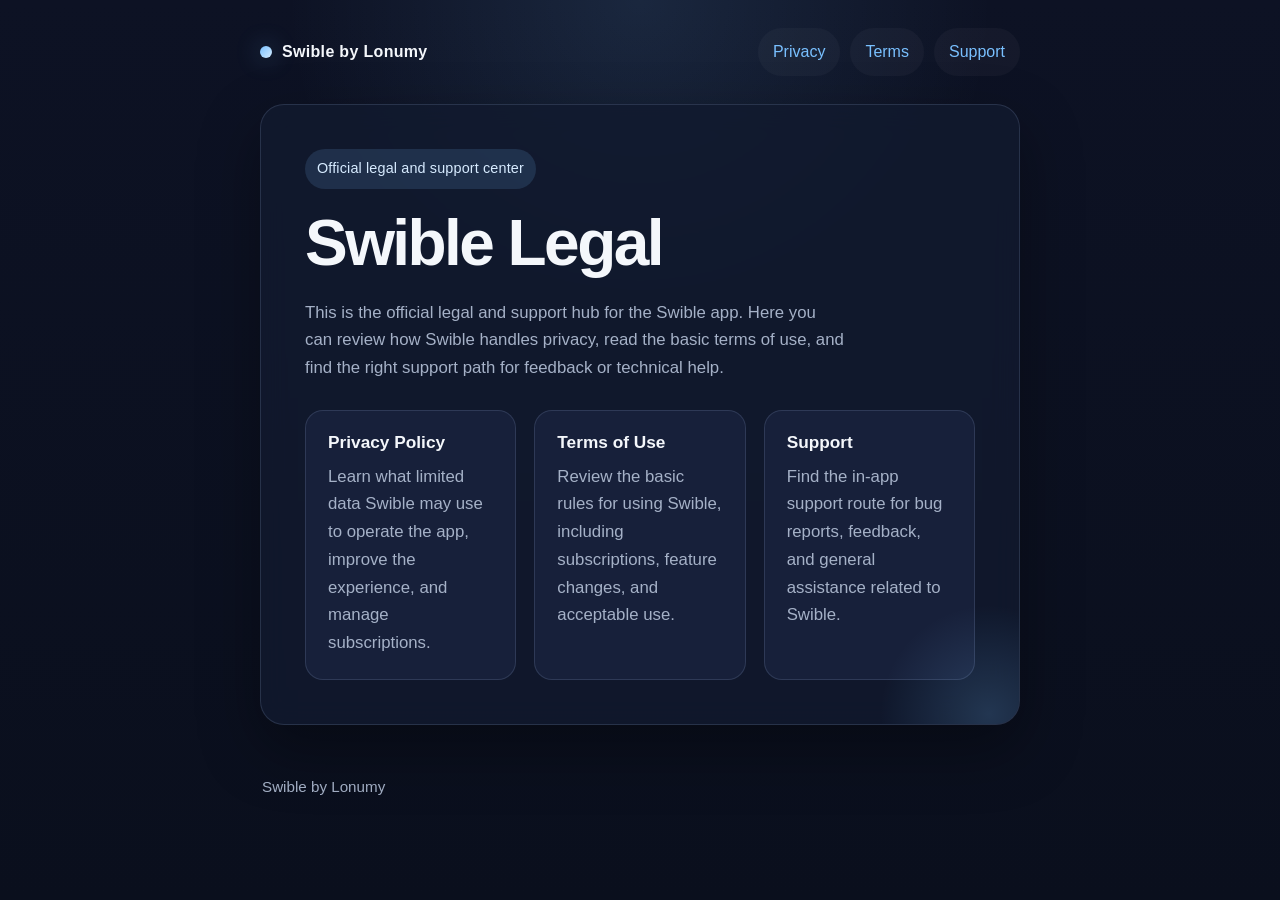
<file: index.html>
<!DOCTYPE html>
<html lang="en">
  <head>
    <meta charset="UTF-8" />
    <meta name="viewport" content="width=device-width, initial-scale=1.0" />
    <title>Swible Legal</title>
    <meta
      name="description"
      content="Swible Legal is the official legal and support hub for the Swible app by Lonumy."
    />
    <link rel="stylesheet" href="style.css" />
  </head>
  <body>
    <main class="page">
      <header class="site-header">
        <a class="brand" href="index.html" aria-label="Swible Legal home">
          <span class="brand-mark" aria-hidden="true"></span>
          <span>Swible by Lonumy</span>
        </a>
        <nav class="nav" aria-label="Primary">
          <a href="privacy.html">Privacy</a>
          <a href="terms.html">Terms</a>
          <a href="support.html">Support</a>
        </nav>
      </header>

      <section class="hero">
        <div class="eyebrow">Official legal and support center</div>
        <h1>Swible Legal</h1>
        <p>
          This is the official legal and support hub for the Swible app. Here
          you can review how Swible handles privacy, read the basic terms of
          use, and find the right support path for feedback or technical help.
        </p>

        <div class="card-grid" aria-label="Legal pages">
          <a class="card" href="privacy.html">
            <h2>Privacy Policy</h2>
            <p>
              Learn what limited data Swible may use to operate the app,
              improve the experience, and manage subscriptions.
            </p>
          </a>

          <a class="card" href="terms.html">
            <h2>Terms of Use</h2>
            <p>
              Review the basic rules for using Swible, including subscriptions,
              feature changes, and acceptable use.
            </p>
          </a>

          <a class="card" href="support.html">
            <h2>Support</h2>
            <p>
              Find the in-app support route for bug reports, feedback, and
              general assistance related to Swible.
            </p>
          </a>
        </div>
      </section>

      <footer class="site-footer">
        <p>Swible by Lonumy</p>
      </footer>
    </main>
  </body>
</html>
</file>
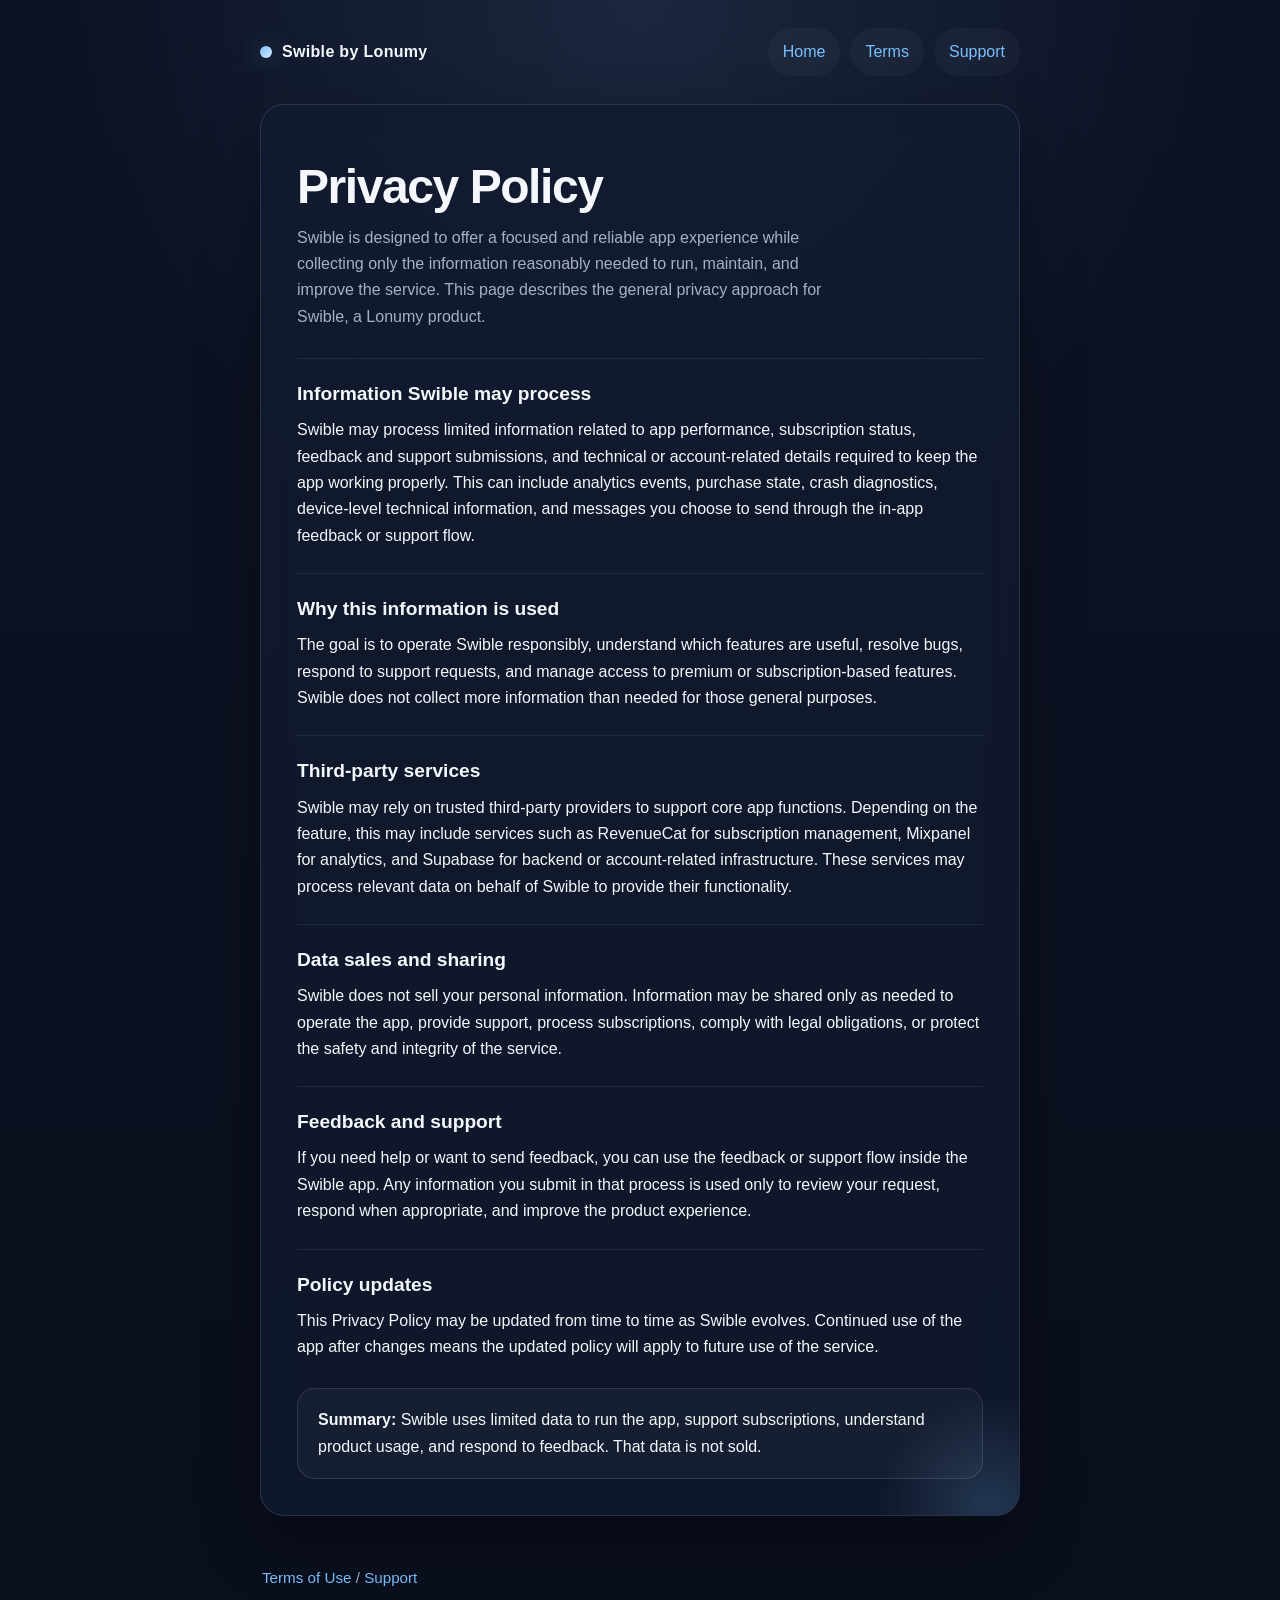
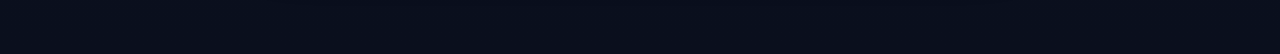
<file: privacy.html>
<!DOCTYPE html>
<html lang="en">
  <head>
    <meta charset="UTF-8" />
    <meta name="viewport" content="width=device-width, initial-scale=1.0" />
    <title>Privacy Policy | Swible Legal</title>
    <meta
      name="description"
      content="Read the Swible Privacy Policy and learn how limited data may be used by the app."
    />
    <link rel="stylesheet" href="style.css" />
  </head>
  <body>
    <main class="page">
      <header class="site-header">
        <a class="brand" href="index.html" aria-label="Swible Legal home">
          <span class="brand-mark" aria-hidden="true"></span>
          <span>Swible by Lonumy</span>
        </a>
        <nav class="nav" aria-label="Primary">
          <a href="index.html">Home</a>
          <a href="terms.html">Terms</a>
          <a href="support.html">Support</a>
        </nav>
      </header>

      <article class="content-shell">
        <h1 class="page-title">Privacy Policy</h1>
        <p class="lede">
          Swible is designed to offer a focused and reliable app experience
          while collecting only the information reasonably needed to run,
          maintain, and improve the service. This page describes the general
          privacy approach for Swible, a Lonumy product.
        </p>

        <section class="section">
          <h2>Information Swible may process</h2>
          <p>
            Swible may process limited information related to app performance,
            subscription status, feedback and support submissions, and
            technical or account-related details required to keep the app
            working properly. This can include analytics events, purchase state,
            crash diagnostics, device-level technical information, and messages
            you choose to send through the in-app feedback or support flow.
          </p>
        </section>

        <section class="section">
          <h2>Why this information is used</h2>
          <p>
            The goal is to operate Swible responsibly, understand which
            features are useful, resolve bugs, respond to support requests, and
            manage access to premium or subscription-based features. Swible does
            not collect more information than needed for those general purposes.
          </p>
        </section>

        <section class="section">
          <h2>Third-party services</h2>
          <p>
            Swible may rely on trusted third-party providers to support core app
            functions. Depending on the feature, this may include services such
            as RevenueCat for subscription management, Mixpanel for analytics,
            and Supabase for backend or account-related infrastructure. These
            services may process relevant data on behalf of Swible to provide
            their functionality.
          </p>
        </section>

        <section class="section">
          <h2>Data sales and sharing</h2>
          <p>
            Swible does not sell your personal information. Information may be
            shared only as needed to operate the app, provide support, process
            subscriptions, comply with legal obligations, or protect the safety
            and integrity of the service.
          </p>
        </section>

        <section class="section">
          <h2>Feedback and support</h2>
          <p>
            If you need help or want to send feedback, you can use the feedback
            or support flow inside the Swible app. Any information you submit in
            that process is used only to review your request, respond when
            appropriate, and improve the product experience.
          </p>
        </section>

        <section class="section">
          <h2>Policy updates</h2>
          <p>
            This Privacy Policy may be updated from time to time as Swible
            evolves. Continued use of the app after changes means the updated
            policy will apply to future use of the service.
          </p>
        </section>

        <div class="callout">
          <strong>Summary:</strong> Swible uses limited data to run the app,
          support subscriptions, understand product usage, and respond to
          feedback. That data is not sold.
        </div>
      </article>

      <footer class="site-footer">
        <p>
          <a class="inline-link" href="terms.html">Terms of Use</a>
          /
          <a class="inline-link" href="support.html">Support</a>
        </p>
      </footer>
    </main>
  </body>
</html>
</file>
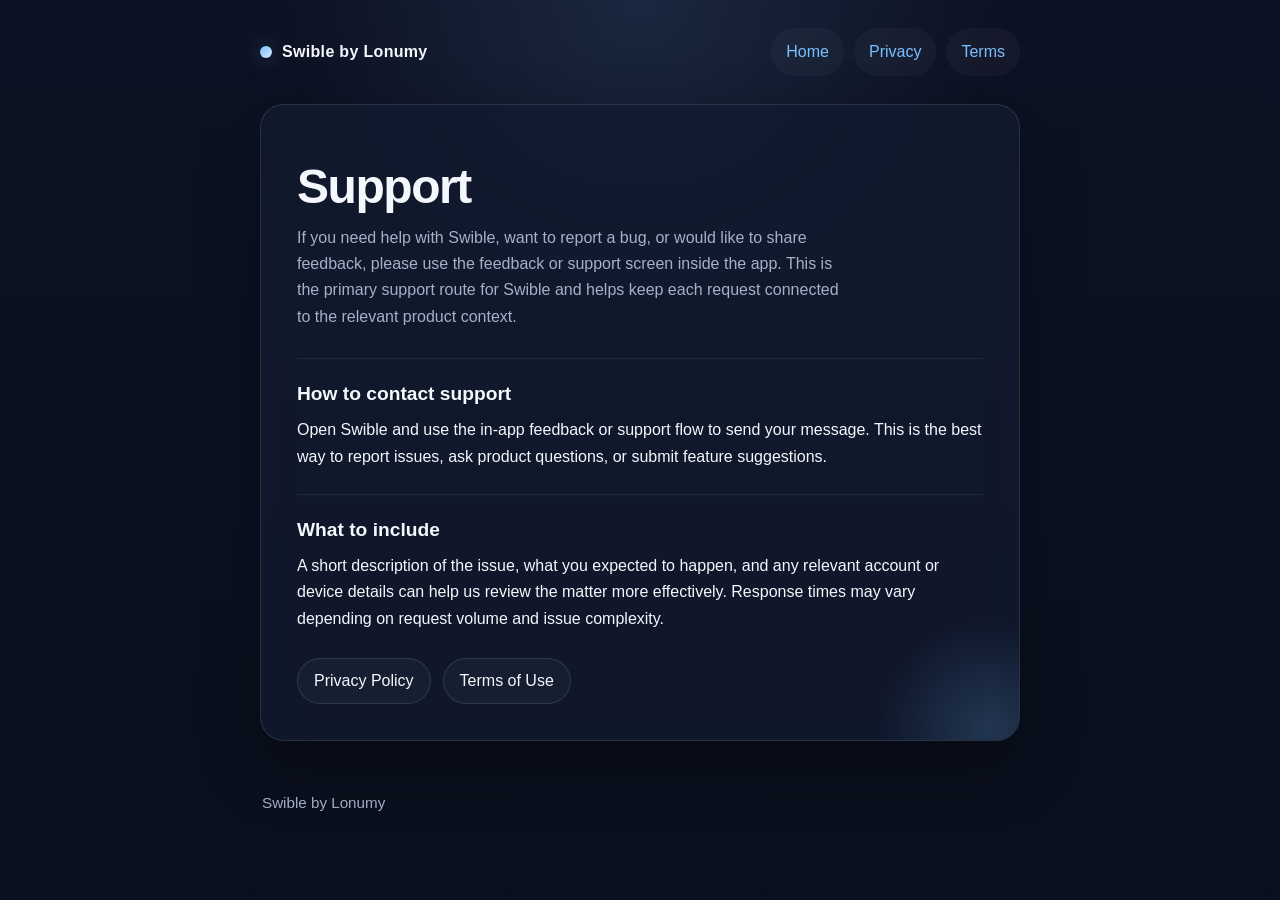
<file: support.html>
<!DOCTYPE html>
<html lang="en">
  <head>
    <meta charset="UTF-8" />
    <meta name="viewport" content="width=device-width, initial-scale=1.0" />
    <title>Support | Swible Legal</title>
    <meta
      name="description"
      content="Support page for the Swible app with guidance for bug reports, help, and feedback."
    />
    <link rel="stylesheet" href="style.css" />
  </head>
  <body>
    <main class="page">
      <header class="site-header">
        <a class="brand" href="index.html" aria-label="Swible Legal home">
          <span class="brand-mark" aria-hidden="true"></span>
          <span>Swible by Lonumy</span>
        </a>
        <nav class="nav" aria-label="Primary">
          <a href="index.html">Home</a>
          <a href="privacy.html">Privacy</a>
          <a href="terms.html">Terms</a>
        </nav>
      </header>

      <article class="content-shell">
        <h1 class="page-title">Support</h1>
        <p class="lede">
          If you need help with Swible, want to report a bug, or would like to
          share feedback, please use the feedback or support screen inside the
          app. This is the primary support route for Swible and helps keep each
          request connected to the relevant product context.
        </p>

        <section class="section">
          <h2>How to contact support</h2>
          <p>
            Open Swible and use the in-app feedback or support flow to send your
            message. This is the best way to report issues, ask product
            questions, or submit feature suggestions.
          </p>
        </section>

        <section class="section">
          <h2>What to include</h2>
          <p>
            A short description of the issue, what you expected to happen, and
            any relevant account or device details can help us review the matter
            more effectively. Response times may vary depending on request
            volume and issue complexity.
          </p>
        </section>

        <div class="button-row">
          <a class="button-link" href="privacy.html">Privacy Policy</a>
          <a class="button-link" href="terms.html">Terms of Use</a>
        </div>
      </article>

      <footer class="site-footer">
        <p>Swible by Lonumy</p>
      </footer>
    </main>
  </body>
</html>
</file>
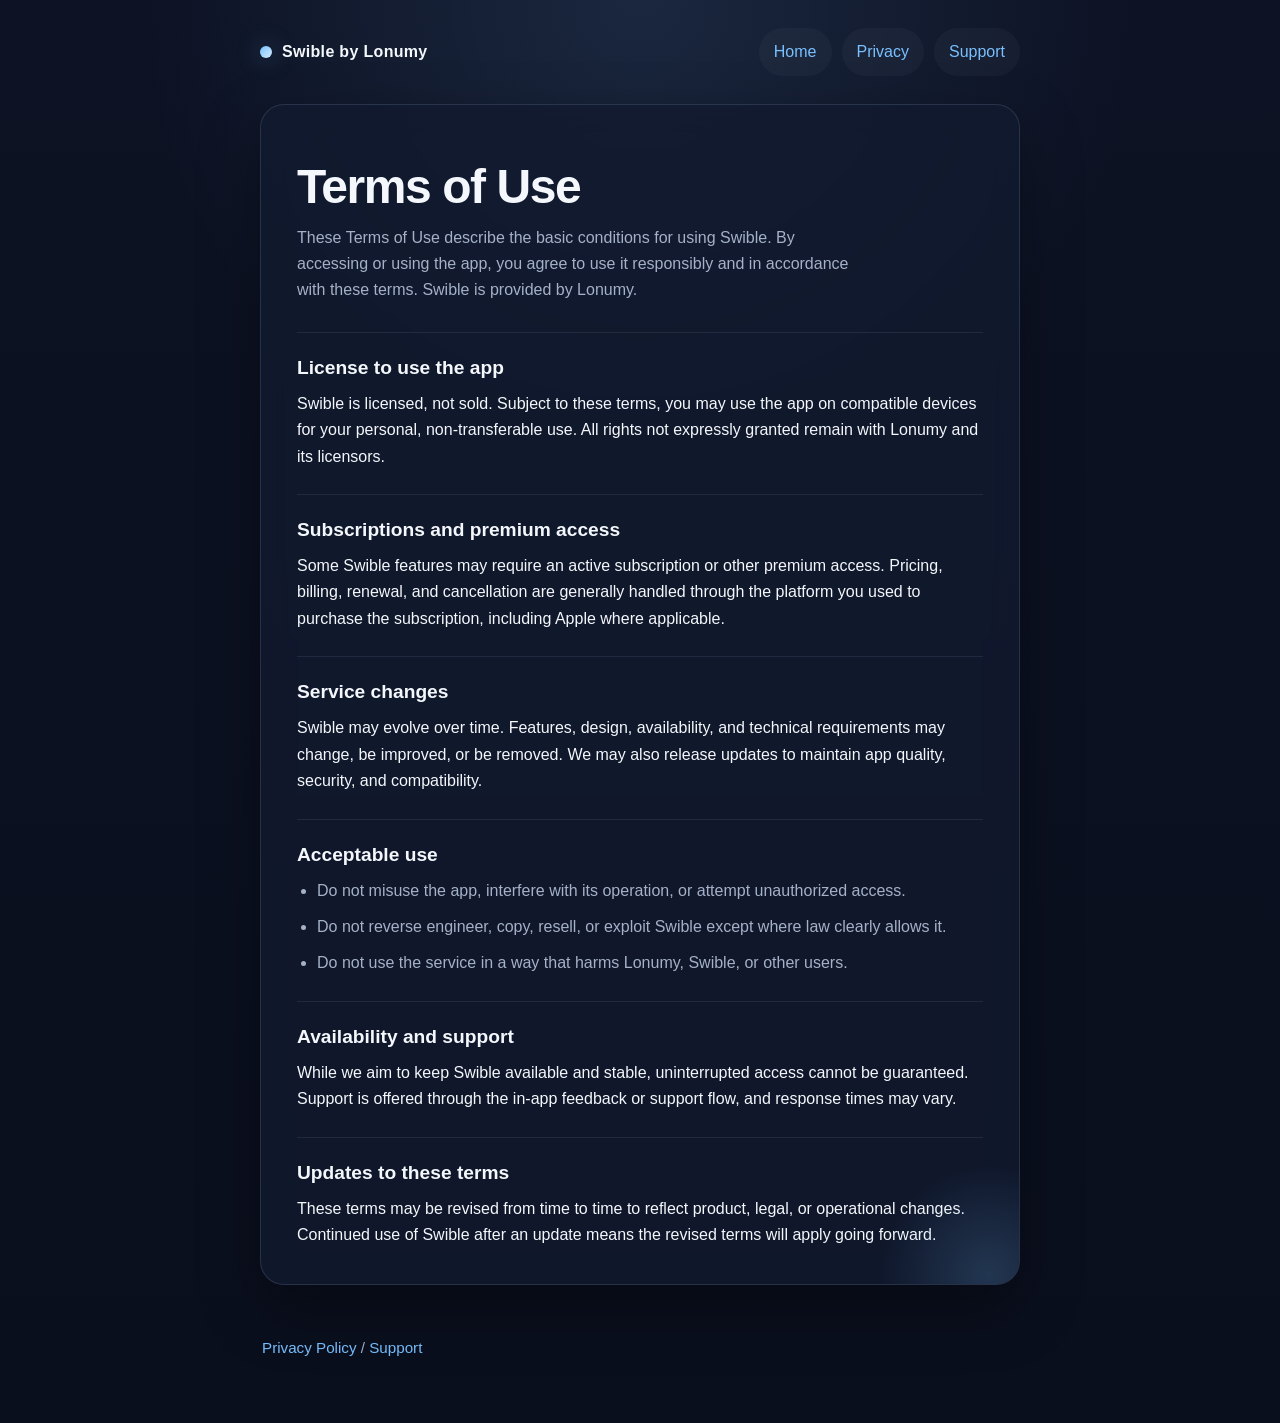
<file: terms.html>
<!DOCTYPE html>
<html lang="en">
  <head>
    <meta charset="UTF-8" />
    <meta name="viewport" content="width=device-width, initial-scale=1.0" />
    <title>Terms of Use | Swible Legal</title>
    <meta
      name="description"
      content="Read the basic Terms of Use for the Swible app by Lonumy."
    />
    <link rel="stylesheet" href="style.css" />
  </head>
  <body>
    <main class="page">
      <header class="site-header">
        <a class="brand" href="index.html" aria-label="Swible Legal home">
          <span class="brand-mark" aria-hidden="true"></span>
          <span>Swible by Lonumy</span>
        </a>
        <nav class="nav" aria-label="Primary">
          <a href="index.html">Home</a>
          <a href="privacy.html">Privacy</a>
          <a href="support.html">Support</a>
        </nav>
      </header>

      <article class="content-shell">
        <h1 class="page-title">Terms of Use</h1>
        <p class="lede">
          These Terms of Use describe the basic conditions for using Swible. By
          accessing or using the app, you agree to use it responsibly and in
          accordance with these terms. Swible is provided by Lonumy.
        </p>

        <section class="section">
          <h2>License to use the app</h2>
          <p>
            Swible is licensed, not sold. Subject to these terms, you may use
            the app on compatible devices for your personal, non-transferable
            use. All rights not expressly granted remain with Lonumy and its
            licensors.
          </p>
        </section>

        <section class="section">
          <h2>Subscriptions and premium access</h2>
          <p>
            Some Swible features may require an active subscription or other
            premium access. Pricing, billing, renewal, and cancellation are
            generally handled through the platform you used to purchase the
            subscription, including Apple where applicable.
          </p>
        </section>

        <section class="section">
          <h2>Service changes</h2>
          <p>
            Swible may evolve over time. Features, design, availability, and
            technical requirements may change, be improved, or be removed. We
            may also release updates to maintain app quality, security, and
            compatibility.
          </p>
        </section>

        <section class="section">
          <h2>Acceptable use</h2>
          <ul>
            <li>Do not misuse the app, interfere with its operation, or attempt unauthorized access.</li>
            <li>Do not reverse engineer, copy, resell, or exploit Swible except where law clearly allows it.</li>
            <li>Do not use the service in a way that harms Lonumy, Swible, or other users.</li>
          </ul>
        </section>

        <section class="section">
          <h2>Availability and support</h2>
          <p>
            While we aim to keep Swible available and stable, uninterrupted
            access cannot be guaranteed. Support is offered through the in-app
            feedback or support flow, and response times may vary.
          </p>
        </section>

        <section class="section">
          <h2>Updates to these terms</h2>
          <p>
            These terms may be revised from time to time to reflect product,
            legal, or operational changes. Continued use of Swible after an
            update means the revised terms will apply going forward.
          </p>
        </section>
      </article>

      <footer class="site-footer">
        <p>
          <a class="inline-link" href="privacy.html">Privacy Policy</a>
          /
          <a class="inline-link" href="support.html">Support</a>
        </p>
      </footer>
    </main>
  </body>
</html>
</file>
<file: style.css>
:root {
  --bg: #0b1020;
  --bg-soft: #121a2f;
  --panel: rgba(18, 26, 47, 0.82);
  --panel-strong: rgba(24, 34, 60, 0.96);
  --border: rgba(150, 170, 210, 0.18);
  --text: #f4f7fb;
  --muted: #a5b1c7;
  --accent: #79c0ff;
  --accent-soft: rgba(121, 192, 255, 0.14);
  --shadow: 0 24px 60px rgba(0, 0, 0, 0.34);
  --radius: 24px;
  --radius-sm: 18px;
  --container: 760px;
}

*,
*::before,
*::after {
  box-sizing: border-box;
}

html {
  color-scheme: dark;
}

body {
  margin: 0;
  min-height: 100vh;
  font-family: "Inter", "Segoe UI", sans-serif;
  background:
    radial-gradient(circle at top, rgba(121, 192, 255, 0.12), transparent 32%),
    linear-gradient(180deg, #0d1224 0%, #0a0f1d 100%);
  color: var(--text);
  line-height: 1.65;
}

a {
  color: inherit;
  text-decoration: none;
}

img {
  max-width: 100%;
}

.page {
  width: min(100% - 32px, var(--container));
  margin: 0 auto;
  padding: 28px 0 48px;
}

.site-header {
  display: flex;
  align-items: center;
  justify-content: space-between;
  gap: 16px;
  margin-bottom: 28px;
}

.brand {
  display: inline-flex;
  align-items: center;
  gap: 10px;
  font-weight: 600;
  letter-spacing: 0.02em;
}

.brand-mark {
  width: 12px;
  height: 12px;
  border-radius: 999px;
  background: linear-gradient(135deg, #79c0ff 0%, #d4ecff 100%);
  box-shadow: 0 0 24px rgba(121, 192, 255, 0.4);
}

.nav {
  display: flex;
  flex-wrap: wrap;
  gap: 10px;
}

.nav a,
.inline-link {
  color: var(--accent);
}

.nav a {
  padding: 10px 14px;
  border-radius: 999px;
  background: rgba(255, 255, 255, 0.03);
  border: 1px solid transparent;
  transition: border-color 0.2s ease, background-color 0.2s ease, transform 0.2s ease;
}

.nav a:hover,
.nav a:focus-visible,
.card:hover,
.card:focus-visible,
.button-link:hover,
.button-link:focus-visible {
  border-color: var(--border);
  background: rgba(255, 255, 255, 0.06);
  transform: translateY(-1px);
}

.hero,
.content-shell {
  position: relative;
  overflow: hidden;
  background: var(--panel);
  border: 1px solid var(--border);
  border-radius: var(--radius);
  box-shadow: var(--shadow);
  backdrop-filter: blur(14px);
}

.hero {
  padding: 44px;
}

.hero::after,
.content-shell::after {
  content: "";
  position: absolute;
  inset: auto -80px -100px auto;
  width: 220px;
  height: 220px;
  border-radius: 50%;
  background: radial-gradient(circle, rgba(121, 192, 255, 0.18), transparent 70%);
  pointer-events: none;
}

.eyebrow {
  display: inline-flex;
  align-items: center;
  gap: 8px;
  padding: 8px 12px;
  border-radius: 999px;
  background: var(--accent-soft);
  color: #d7ebff;
  font-size: 0.9rem;
  letter-spacing: 0.01em;
}

h1,
h2,
h3 {
  margin: 0;
  line-height: 1.15;
}

h1 {
  margin-top: 18px;
  font-size: clamp(2.3rem, 6vw, 4rem);
  letter-spacing: -0.04em;
}

.hero p,
.lede,
.section-intro,
.meta {
  color: var(--muted);
}

.hero p {
  max-width: 58ch;
  margin: 18px 0 0;
  font-size: 1.05rem;
}

.card-grid {
  display: grid;
  grid-template-columns: repeat(3, minmax(0, 1fr));
  gap: 18px;
  margin-top: 28px;
}

.card {
  display: block;
  padding: 22px;
  border-radius: var(--radius-sm);
  background: var(--panel-strong);
  border: 1px solid var(--border);
  transition: border-color 0.2s ease, background-color 0.2s ease, transform 0.2s ease;
}

.card h2,
.card h3 {
  font-size: 1.08rem;
}

.card p {
  margin: 10px 0 0;
  color: var(--muted);
}

.content-shell {
  padding: 36px;
}

.page-title {
  margin-bottom: 10px;
  font-size: clamp(2rem, 5vw, 3rem);
  letter-spacing: -0.03em;
}

.lede {
  margin: 0 0 28px;
  max-width: 62ch;
}

.section {
  padding-top: 24px;
  border-top: 1px solid rgba(150, 170, 210, 0.12);
}

.section + .section {
  margin-top: 24px;
}

.section h2 {
  margin-bottom: 12px;
  font-size: 1.2rem;
}

.section p {
  margin: 0;
}

.section ul {
  margin: 12px 0 0;
  padding-left: 20px;
  color: var(--muted);
}

.section li + li {
  margin-top: 10px;
}

.callout {
  margin-top: 28px;
  padding: 18px 20px;
  border-radius: var(--radius-sm);
  border: 1px solid var(--border);
  background: rgba(255, 255, 255, 0.03);
}

.button-row {
  display: flex;
  flex-wrap: wrap;
  gap: 12px;
  margin-top: 26px;
}

.button-link {
  display: inline-flex;
  align-items: center;
  justify-content: center;
  min-height: 46px;
  padding: 0 16px;
  border-radius: 999px;
  border: 1px solid var(--border);
  background: rgba(255, 255, 255, 0.03);
  transition: border-color 0.2s ease, background-color 0.2s ease, transform 0.2s ease;
}

.site-footer {
  margin-top: 26px;
  padding: 8px 2px 0;
  color: var(--muted);
  font-size: 0.95rem;
}

@media (max-width: 760px) {
  .page {
    width: min(100% - 24px, var(--container));
    padding-top: 20px;
  }

  .site-header {
    flex-direction: column;
    align-items: flex-start;
  }

  .hero,
  .content-shell {
    padding: 24px;
    border-radius: 22px;
  }

  .card-grid {
    grid-template-columns: 1fr;
  }

  .nav {
    width: 100%;
  }
}
</file>
